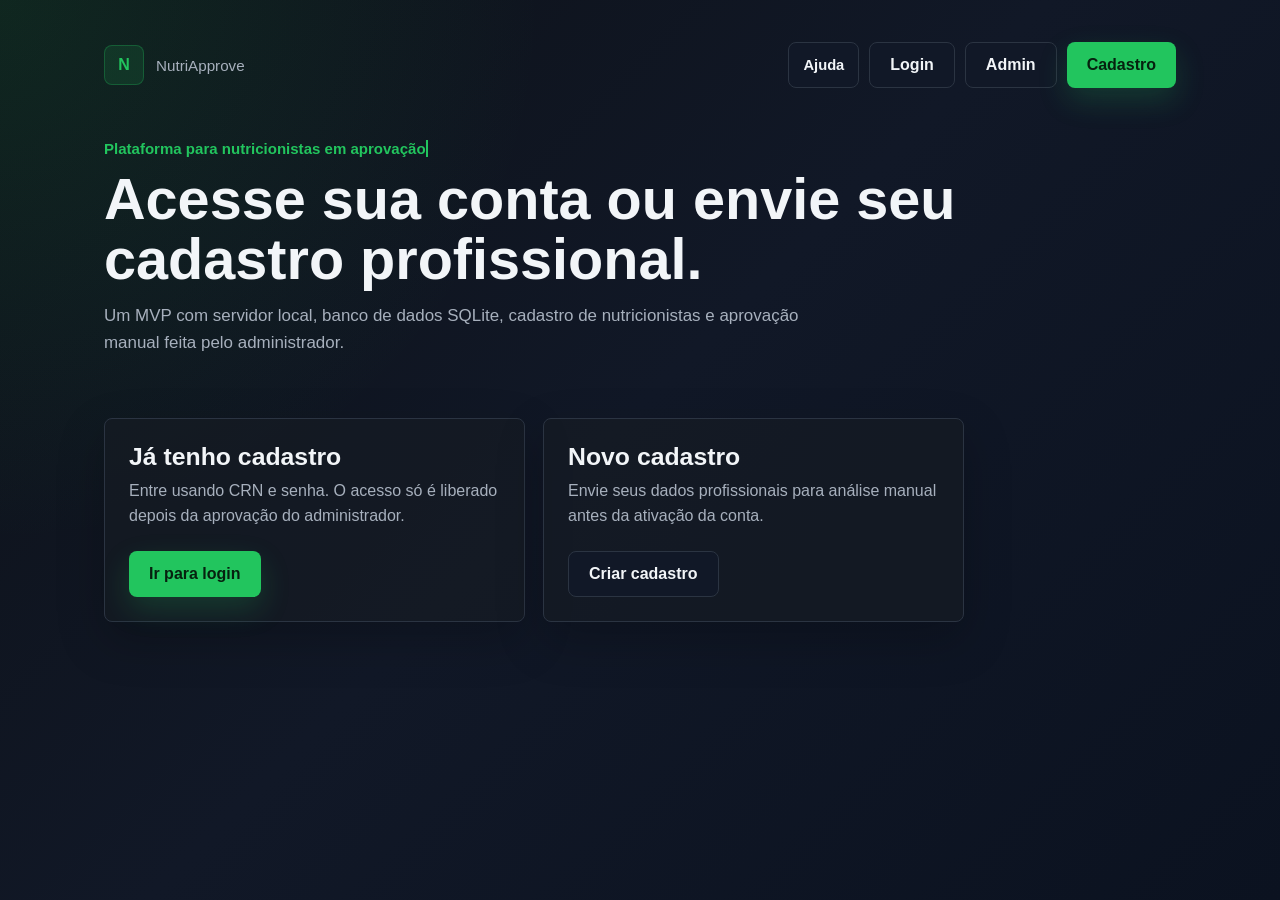
<file: public/index.html>
<!DOCTYPE html>
<html lang="pt-BR">
<head>
  <meta charset="UTF-8">
  <meta name="viewport" content="width=device-width, initial-scale=1.0">
  <title>NutriApprove</title>
  <link rel="stylesheet" href="styles.css">
</head>
<body>
  <main class="page">
    <header class="topbar">
      <a class="brand-row" href="index.html">
        <span class="brand-mark">N</span>
        <span class="brand-name">NutriApprove</span>
      </a>

      <nav class="nav-actions" aria-label="Navegação principal">
        <a class="text-button" href="ajuda.html">Ajuda</a>
        <a class="secondary-button" href="login.html">Login</a>
        <a class="secondary-button" href="admin.html">Admin</a>
        <a class="button" href="cadastro.html">Cadastro</a>
      </nav>
    </header>

    <section class="hero">
      <p class="typing-line">Plataforma para nutricionistas em aprovação</p>
      <h1>Acesse sua conta ou envie seu cadastro profissional.</h1>
      <p class="subtitle">
        Um MVP com servidor local, banco de dados SQLite, cadastro de nutricionistas
        e aprovação manual feita pelo administrador.
      </p>
    </section>

    <section class="choice-grid" aria-label="Escolha uma ação">
      <article class="choice-panel">
        <h2>Já tenho cadastro</h2>
        <p>Entre usando CRN e senha. O acesso só é liberado depois da aprovação do administrador.</p>
        <a class="button" href="login.html">Ir para login</a>
      </article>

      <article class="choice-panel">
        <h2>Novo cadastro</h2>
        <p>Envie seus dados profissionais para análise manual antes da ativação da conta.</p>
        <a class="secondary-button" href="cadastro.html">Criar cadastro</a>
      </article>
    </section>
  </main>
</body>
</html>
</file>
<file: public/styles.css>
:root {
  --bg: #0d1117;
  --panel: #151b23;
  --panel-strong: #1c2430;
  --text: #f2f5f8;
  --muted: #a7b0bd;
  --line: #2b3442;
  --green: #22c55e;
  --green-hover: #16a34a;
  --green-soft: rgba(34, 197, 94, 0.12);
  --red: #f87171;
  --red-soft: rgba(248, 113, 113, 0.12);
  --blue-soft: rgba(59, 130, 246, 0.1);
  --blue-line: rgba(96, 165, 250, 0.22);
  --blue-text: #c7d9ff;
  --focus: rgba(34, 197, 94, 0.28);
  --shadow: 0 18px 48px rgba(0, 0, 0, 0.22);
}

* {
  box-sizing: border-box;
}

body {
  margin: 0;
  min-height: 100vh;
  font-family: Arial, Helvetica, sans-serif;
  color: var(--text);
  background:
    radial-gradient(circle at top left, rgba(34, 197, 94, 0.12), transparent 34rem),
    linear-gradient(135deg, #0d1117 0%, #111827 48%, #0b1220 100%);
}

a {
  color: inherit;
}

.page {
  width: min(100%, 1120px);
  min-height: 100vh;
  margin: 0 auto;
  padding: 42px 24px;
}

/* DASHBOARD LAYOUT */
.dashboard-layout {
  display: grid;
  grid-template-columns: 260px 1fr;
  min-height: 100vh;
  gap: 0;
}

.sidebar {
  position: fixed;
  left: 0;
  top: 0;
  width: 260px;
  height: 100vh;
  background: rgba(21, 27, 35, 0.95);
  border-right: 1px solid var(--line);
  display: flex;
  flex-direction: column;
  padding: 20px 0;
  z-index: 100;
}

.sidebar-header {
  display: flex;
  align-items: center;
  justify-content: space-between;
  padding: 0 16px 20px;
  border-bottom: 1px solid var(--line);
}

.sidebar-brand {
  display: flex;
  align-items: center;
  gap: 12px;
  text-decoration: none;
  flex: 1;
}

.sidebar-brand .brand-mark {
  width: 36px;
  height: 36px;
  display: grid;
  place-items: center;
  border-radius: 8px;
  background: var(--green-soft);
  border: 1px solid rgba(34, 197, 94, 0.28);
  color: var(--green);
  font-weight: 800;
  font-size: 0.9rem;
}

.sidebar-brand .brand-name {
  font-size: 0.9rem;
  color: var(--muted);
  font-weight: 700;
}

.sidebar-toggle {
  display: none;
  min-width: 40px;
  min-height: 40px;
  border: 1px solid var(--line);
  border-radius: 6px;
  background: transparent;
  color: var(--text);
  cursor: pointer;
  font-size: 1.2rem;
}

.sidebar-nav {
  flex: 1;
  display: flex;
  flex-direction: column;
  gap: 0;
  overflow-y: auto;
  padding: 12px 0;
}

.nav-item {
  display: flex;
  align-items: center;
  gap: 12px;
  padding: 12px 16px;
  margin: 0 8px;
  border-radius: 6px;
  background: transparent;
  color: var(--muted);
  text-decoration: none;
  border: 1px solid transparent;
  cursor: pointer;
  transition: all 160ms ease;
  font-size: 0.95rem;
  font-weight: 500;
}

.nav-item:hover {
  background: rgba(34, 197, 94, 0.1);
  color: var(--green);
  border-color: rgba(34, 197, 94, 0.2);
}

.nav-item.active {
  background: var(--green-soft);
  color: var(--green);
  border-color: rgba(34, 197, 94, 0.28);
}

.nav-icon {
  font-size: 1.2rem;
  min-width: 24px;
  text-align: center;
}

.nav-label {
  flex: 1;
}

.sidebar-footer {
  border-top: 1px solid var(--line);
  padding: 12px 0;
  display: flex;
  flex-direction: column;
  gap: 0;
}

.sidebar-footer .nav-item {
  margin: 0 8px;
}

.nav-item.logout {
  color: var(--red);
  margin: 0 8px;
}

.nav-item.logout:hover {
  background: rgba(248, 113, 113, 0.1);
  color: #fecaca;
  border-color: rgba(248, 113, 113, 0.2);
}

.dashboard-main {
  grid-column: 2;
  display: flex;
  flex-direction: column;
  padding: 0;
  overflow-y: auto;
}

.dashboard-header {
  display: flex;
  align-items: center;
  justify-content: space-between;
  gap: 24px;
  padding: 28px 32px;
  border-bottom: 1px solid var(--line);
  background: rgba(21, 27, 35, 0.5);
  backdrop-filter: blur(8px);
  position: sticky;
  top: 0;
  z-index: 50;
}

.dashboard-header h1 {
  margin: 0 0 8px;
  font-size: 1.8rem;
}

.dashboard-header .section-description {
  margin: 0;
}

.header-actions {
  display: flex;
  gap: 12px;
}

.dashboard-section {
  padding: 32px;
  animation: fadeIn 200ms ease;
}

@keyframes fadeIn {
  from {
    opacity: 0;
    transform: translateY(8px);
  }
  to {
    opacity: 1;
    transform: translateY(0);
  }
}

.section-header {
  margin-bottom: 28px;
}

.section-header h2 {
  margin: 0 0 8px;
  font-size: 1.55rem;
}

.section-description {
  color: var(--muted);
  line-height: 1.6;
  margin: 0;
  font-size: 0.95rem;
}

.stats-grid {
  display: grid;
  grid-template-columns: repeat(auto-fit, minmax(200px, 1fr));
  gap: 18px;
  margin-bottom: 32px;
}

.stat-tile {
  min-height: 140px;
  display: flex;
  flex-direction: column;
  justify-content: space-between;
  border: 1px solid var(--line);
  border-radius: 8px;
  padding: 20px;
  background: rgba(28, 36, 48, 0.55);
  box-shadow: var(--shadow);
}

.stat-label {
  color: var(--muted);
  font-size: 0.88rem;
  font-weight: 600;
  text-transform: uppercase;
  letter-spacing: 0.5px;
}

.stat-tile strong {
  display: block;
  color: var(--text);
  font-size: 2.5rem;
  line-height: 1;
  margin: 8px 0;
}

.stat-help {
  color: var(--muted);
  font-size: 0.88rem;
}

.dashboard-content-grid {
  display: grid;
  grid-template-columns: repeat(auto-fit, minmax(320px, 1fr));
  gap: 24px;
}

.card {
  border: 1px solid var(--line);
  border-radius: 8px;
  background: rgba(21, 27, 35, 0.72);
  padding: 24px;
  box-shadow: var(--shadow);
}

.card h3 {
  margin: 0 0 16px;
  font-size: 1.1rem;
}

.action-list {
  display: flex;
  flex-direction: column;
  gap: 10px;
}

.action-button {
  display: flex;
  align-items: center;
  gap: 12px;
  padding: 12px 16px;
  border: 1px solid var(--line);
  border-radius: 6px;
  background: rgba(28, 36, 48, 0.55);
  color: var(--text);
  cursor: pointer;
  transition: all 160ms ease;
  font-weight: 500;
}

.action-button:hover {
  background: rgba(34, 197, 94, 0.1);
  border-color: rgba(34, 197, 94, 0.28);
  color: var(--green);
}

.action-icon {
  font-size: 1.1rem;
}

.section-toolbar {
  display: flex;
  gap: 12px;
  margin-bottom: 20px;
  flex-wrap: wrap;
}

.search-input,
.filter-select {
  flex: 1;
  min-width: 200px;
  min-height: 40px;
  padding: 0 12px;
  border: 1px solid var(--line);
  border-radius: 6px;
  background: var(--panel-strong);
  color: var(--text);
  font-size: 0.95rem;
  outline: none;
  transition: border-color 160ms ease;
}

.search-input:focus,
.filter-select:focus {
  border-color: var(--green);
}

.search-input::placeholder {
  color: #758294;
}

.table-wrap {
  overflow-x: auto;
  border: 1px solid var(--line);
  border-radius: 8px;
  background: rgba(21, 27, 35, 0.72);
}

table {
  width: 100%;
  border-collapse: collapse;
  min-width: 600px;
}

thead {
  background: rgba(28, 36, 48, 0.55);
  border-bottom: 1px solid var(--line);
}

th {
  padding: 14px;
  text-align: left;
  color: var(--muted);
  font-size: 0.85rem;
  font-weight: 600;
}

td {
  padding: 14px;
  border-bottom: 1px solid var(--line);
  font-size: 0.95rem;
}

tbody tr:hover {
  background: rgba(34, 197, 94, 0.05);
}

.list-placeholder {
  padding: 32px;
  text-align: center;
  color: var(--muted);
}

.messages-container {
  display: grid;
  grid-template-columns: 300px 1fr;
  gap: 20px;
  min-height: 600px;
}

.messages-list {
  border: 1px solid var(--line);
  border-radius: 8px;
  background: rgba(21, 27, 35, 0.72);
  overflow-y: auto;
}

.message-thread {
  display: flex;
  flex-direction: column;
  border: 1px solid var(--line);
  border-radius: 8px;
  background: rgba(21, 27, 35, 0.72);
}

.thread-header {
  display: flex;
  align-items: center;
  gap: 12px;
  padding: 16px;
  border-bottom: 1px solid var(--line);
}

.thread-header h3 {
  margin: 0;
  flex: 1;
}

.thread-messages {
  flex: 1;
  overflow-y: auto;
  padding: 16px;
}

.thread-input {
  display: flex;
  flex-direction: column;
  gap: 10px;
  padding: 16px;
  border-top: 1px solid var(--line);
}

.thread-input textarea {
  width: 100%;
  min-height: 80px;
  padding: 10px 12px;
  border: 1px solid var(--line);
  border-radius: 6px;
  background: var(--panel-strong);
  color: var(--text);
  font-family: inherit;
  font-size: 0.95rem;
  resize: vertical;
  outline: none;
  transition: border-color 160ms ease;
}

.thread-input textarea:focus {
  border-color: var(--green);
}

.notifications-list {
  display: flex;
  flex-direction: column;
  gap: 12px;
}

.notification-item {
  padding: 16px;
  border: 1px solid var(--line);
  border-radius: 6px;
  background: rgba(21, 27, 35, 0.72);
}

.notification-item strong {
  display: block;
  color: var(--text);
  margin-bottom: 4px;
}

.notification-item .notification-time {
  color: var(--muted);
  font-size: 0.85rem;
}

/* TOPBAR - para páginas não-dashboard */
.topbar {
  display: flex;
  align-items: center;
  justify-content: space-between;
  gap: 18px;
  margin-bottom: 52px;
}

.brand-row {
  display: flex;
  align-items: center;
  gap: 12px;
  text-decoration: none;
}

.brand-mark {
  width: 40px;
  height: 40px;
  display: grid;
  place-items: center;
  border-radius: 8px;
  background: var(--green-soft);
  border: 1px solid rgba(34, 197, 94, 0.28);
  color: var(--green);
  font-weight: 800;
}

.brand-name {
  margin: 0;
  color: var(--muted);
  font-size: 0.95rem;
}

.nav-actions {
  display: flex;
  gap: 10px;
  flex-wrap: wrap;
  justify-content: flex-end;
}

.hero {
  max-width: 860px;
  padding-bottom: 34px;
}

.typing-line {
  width: fit-content;
  max-width: 100%;
  margin: 0 0 12px;
  overflow: hidden;
  white-space: nowrap;
  border-right: 2px solid var(--green);
  color: var(--green);
  font-size: 0.94rem;
  font-weight: 800;
  animation: typing 3.2s steps(48, end), caret 800ms step-end infinite;
}

@keyframes typing {
  from { width: 0; }
  to { width: 48ch; }
}

@keyframes caret {
  50% { border-color: transparent; }
}

h1 {
  margin: 0 0 12px;
  font-size: clamp(2rem, 5vw, 3.6rem);
  line-height: 1.05;
}

h2 {
  margin: 0 0 8px;
  font-size: 1.55rem;
}

.subtitle {
  max-width: 720px;
  margin: 0;
  font-size: 1.06rem;
  color: var(--muted);
  line-height: 1.6;
}

.choice-grid {
  display: grid;
  grid-template-columns: repeat(2, minmax(0, 1fr));
  gap: 18px;
  max-width: 860px;
  margin-top: 28px;
}

.choice-panel,
.form-panel,
.admin-panel,
.dashboard-panel {
  border: 1px solid var(--line);
  border-radius: 8px;
  background: rgba(21, 27, 35, 0.72);
  box-shadow: var(--shadow);
}

.choice-panel {
  padding: 24px;
}

.choice-panel p {
  margin: 0 0 22px;
  color: var(--muted);
  line-height: 1.55;
}

.button,
.secondary-button,
.text-button {
  min-height: 46px;
  display: inline-flex;
  align-items: center;
  justify-content: center;
  border-radius: 8px;
  padding: 0 20px;
  font-size: 1rem;
  font-weight: 800;
  text-decoration: none;
  cursor: pointer;
}

.button {
  border: 0;
  background: var(--green);
  color: #06210f;
  box-shadow: 0 12px 30px rgba(34, 197, 94, 0.2);
  transition: transform 160ms ease, background 160ms ease;
}

.button:hover {
  background: var(--green-hover);
  transform: translateY(-1px);
}

.secondary-button,
.text-button {
  border: 1px solid var(--line);
  background: #111827;
  color: var(--text);
}

.text-button {
  min-height: 40px;
  padding: 0 14px;
  font-size: 0.92rem;
}

.form-panel,
.dashboard-panel {
  max-width: 860px;
  padding: 26px;
}

.form-grid {
  display: grid;
  grid-template-columns: repeat(2, minmax(0, 1fr));
  gap: 20px;
}

.field {
  display: flex;
  flex-direction: column;
  gap: 8px;
}

.field.full {
  grid-column: 1 / -1;
}

label {
  color: #dce3ea;
  font-size: 0.92rem;
  font-weight: 700;
}

input,
select,
textarea {
  width: 100%;
  border: 1px solid var(--line);
  border-radius: 8px;
  background: var(--panel-strong);
  color: var(--text);
  font-size: 1rem;
  outline: none;
  transition: border-color 160ms ease, box-shadow 160ms ease, background 160ms ease;
}

input,
select {
  min-height: 46px;
  padding: 0 13px;
}

textarea {
  min-height: 128px;
  resize: vertical;
  padding: 12px 13px;
  font-family: inherit;
  line-height: 1.45;
}

input:focus,
select:focus,
textarea:focus {
  border-color: var(--green);
  box-shadow: 0 0 0 4px var(--focus);
  background: #202938;
}

input::placeholder {
  color: #758294;
}

.password-wrap {
  display: grid;
  grid-template-columns: minmax(0, 1fr) auto;
  gap: 10px;
}

.toggle-password {
  min-width: 92px;
  border: 1px solid var(--line);
  border-radius: 8px;
  background: #111827;
  color: var(--text);
  font-weight: 700;
  cursor: pointer;
}

.error-message {
  min-height: 18px;
  color: var(--red);
  font-size: 0.84rem;
  line-height: 1.35;
}

.form-footer {
  display: flex;
  align-items: center;
  justify-content: space-between;
  gap: 16px;
  margin-top: 24px;
  padding-top: 22px;
  border-top: 1px solid var(--line);
}

.small-note {
  margin: 0;
  font-size: 0.9rem;
  color: var(--muted);
  line-height: 1.45;
}

.feedback {
  display: none;
  margin: 20px 0 0;
  padding: 14px 16px;
  border-radius: 8px;
  line-height: 1.45;
  font-weight: 700;
}

.feedback.success {
  display: block;
  background: var(--green-soft);
  border: 1px solid rgba(34, 197, 94, 0.28);
  color: #b9f6cf;
}

.feedback.error {
  display: block;
  background: var(--red-soft);
  border: 1px solid rgba(248, 113, 113, 0.24);
  color: #fecaca;
}

.notice {
  display: flex;
  gap: 10px;
  margin: 0 0 22px;
  padding: 12px 14px;
  border-radius: 8px;
  background: var(--blue-soft);
  border: 1px solid var(--blue-line);
  color: var(--blue-text);
  font-size: 0.92rem;
  line-height: 1.45;
}

.admin-panel {
  max-width: 100%;
  overflow: hidden;
}

.admin-page {
  width: min(100%, 1240px);
}

.admin-hero {
  max-width: 980px;
}

.is-hidden {
  display: none !important;
}

.admin-shell {
  display: grid;
  gap: 22px;
}

.admin-toolbar,
.admin-section {
  border: 1px solid var(--line);
  border-radius: 8px;
  background: rgba(21, 27, 35, 0.72);
  box-shadow: var(--shadow);
}

.admin-toolbar {
  display: flex;
  align-items: center;
  justify-content: space-between;
  gap: 18px;
  padding: 22px;
}

.admin-section {
  padding: 22px;
}

.pill {
  display: inline-flex;
  align-items: center;
  min-height: 30px;
  border-radius: 999px;
  padding: 0 12px;
  background: var(--blue-soft);
  border: 1px solid var(--blue-line);
  color: var(--blue-text);
  font-size: 0.84rem;
  font-weight: 800;
  white-space: nowrap;
}

.pill.master {
  background: var(--green-soft);
  border-color: rgba(34, 197, 94, 0.28);
  color: #b9f6cf;
}

.action-row {
  display: flex;
  flex-wrap: wrap;
  gap: 8px;
}

.danger-button {
  min-height: 40px;
  display: inline-flex;
  align-items: center;
  justify-content: center;
  border: 1px solid rgba(248, 113, 113, 0.28);
  border-radius: 8px;
  padding: 0 14px;
  background: rgba(248, 113, 113, 0.1);
  color: #fecaca;
  font-size: 0.92rem;
  font-weight: 800;
  cursor: pointer;
}

.support-cell {
  max-width: 220px;
  color: var(--muted);
  font-size: 0.9rem;
  line-height: 1.45;
}

.master-grid {
  display: grid;
  grid-template-columns: minmax(0, 1fr) minmax(0, 1fr);
  gap: 18px;
}

.server-box {
  border: 1px solid var(--line);
  border-radius: 8px;
  padding: 18px;
  background: rgba(13, 17, 23, 0.42);
}

.server-box h3 {
  margin: 0 0 14px;
  font-size: 1.1rem;
}

.details-list {
  display: grid;
  gap: 12px;
  margin: 0;
}

.details-list div {
  display: grid;
  gap: 4px;
}

.details-list dt {
  color: var(--muted);
  font-size: 0.84rem;
}

.details-list dd {
  margin: 0;
  color: var(--text);
  overflow-wrap: anywhere;
}

.admin-list {
  display: grid;
  gap: 12px;
}

.admin-item {
  display: grid;
  grid-template-columns: minmax(0, 1fr) auto;
  gap: 12px;
  align-items: center;
  border: 1px solid var(--line);
  border-radius: 8px;
  padding: 12px;
  background: rgba(28, 36, 48, 0.55);
}

.admin-item strong {
  display: block;
  margin-bottom: 4px;
}

.admin-item span {
  color: var(--muted);
  font-size: 0.9rem;
}

.role-select {
  min-width: 132px;
}

.modal-backdrop {
  position: fixed;
  inset: 0;
  z-index: 20;
  display: grid;
  place-items: center;
  padding: 18px;
  background: rgba(3, 7, 18, 0.76);
  backdrop-filter: blur(8px);
}

.modal-panel {
  width: min(100%, 520px);
  border: 1px solid var(--line);
  border-radius: 8px;
  padding: 22px;
  background: #151b23;
  box-shadow: 0 24px 80px rgba(0, 0, 0, 0.44);
}

.modal-panel h2 {
  margin-bottom: 8px;
}

.modal-actions {
  display: flex;
  justify-content: flex-end;
  gap: 12px;
  margin-top: 18px;
}

.status {
  display: inline-flex;
  border-radius: 999px;
  padding: 5px 10px;
  font-size: 0.82rem;
  font-weight: 800;
}

.status.pending {
  background: rgba(250, 204, 21, 0.12);
  color: #fde68a;
}

.status.approved {
  background: var(--green-soft);
  color: #b9f6cf;
}

.status.rejected {
  background: var(--red-soft);
  color: #fecaca;
}

.status.open {
  background: rgba(250, 204, 21, 0.12);
  color: #fde68a;
}

.status.in_progress {
  background: var(--blue-soft);
  color: var(--blue-text);
}

.status.closed {
  background: var(--green-soft);
  color: #b9f6cf;
}

/* RESPONSIVE */
@media (max-width: 1024px) {
  .dashboard-layout {
    grid-template-columns: 1fr;
  }

  .sidebar {
    width: 220px;
  }
}

@media (max-width: 768px) {
  .page {
    padding: 24px 16px;
  }

  .topbar {
    align-items: flex-start;
    flex-direction: column;
    margin-bottom: 34px;
  }

  .nav-actions {
    justify-content: flex-start;
  }

  .typing-line {
    white-space: normal;
    border-right: 0;
    animation: none;
  }

  .choice-grid,
  .form-grid,
  .stats-grid,
  .master-grid,
  .dashboard-content-grid {
    grid-template-columns: 1fr;
  }

  .form-panel,
  .choice-panel,
  .dashboard-panel {
    padding: 18px;
  }

  .form-footer {
    align-items: stretch;
    flex-direction: column;
  }

  .button,
  .secondary-button {
    width: 100%;
  }

  .modal-actions {
    flex-direction: column-reverse;
  }

  .admin-toolbar,
  .section-heading,
  .admin-item,
  .dashboard-header {
    align-items: stretch;
    flex-direction: column;
    grid-template-columns: 1fr;
  }

  .dashboard-layout {
    grid-template-columns: 1fr;
  }

  .sidebar {
    width: 100%;
    height: auto;
    position: relative;
    border-right: none;
    border-bottom: 1px solid var(--line);
  }

  .sidebar-toggle {
    display: flex;
  }

  .sidebar-nav,
  .sidebar-footer {
    display: none;
  }

  .sidebar-nav.active {
    display: flex;
  }

  .dashboard-main {
    grid-column: 1;
  }

  .messages-container {
    grid-template-columns: 1fr;
  }

  .section-toolbar {
    flex-direction: column;
  }

  .search-input,
  .filter-select {
    width: 100%;
  }
}

@media (max-width: 480px) {
  .dashboard-header {
    padding: 16px;
  }

  .dashboard-section {
    padding: 16px;
  }

  .stats-grid {
    grid-template-columns: 1fr;
  }

  h1 {
    font-size: 1.5rem;
  }

  .button {
    min-height: 44px;
  }
}
</file>
